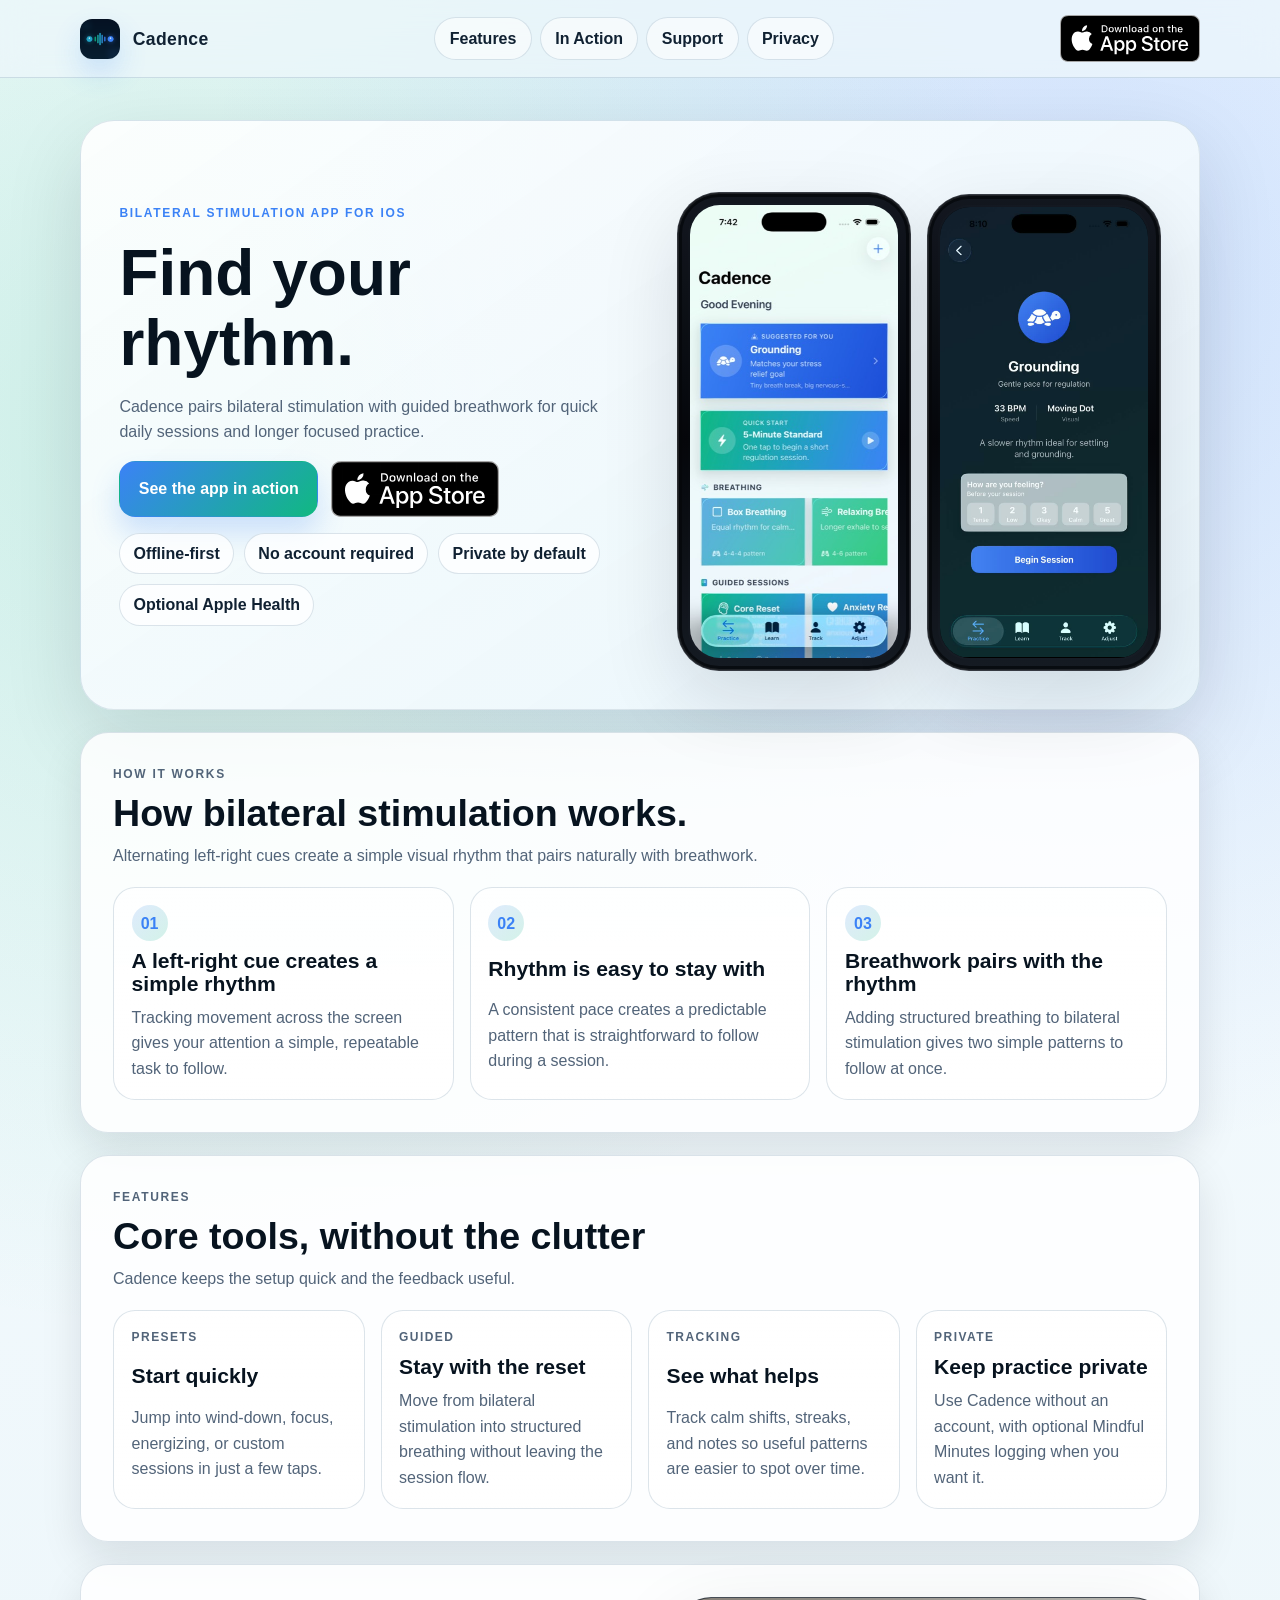
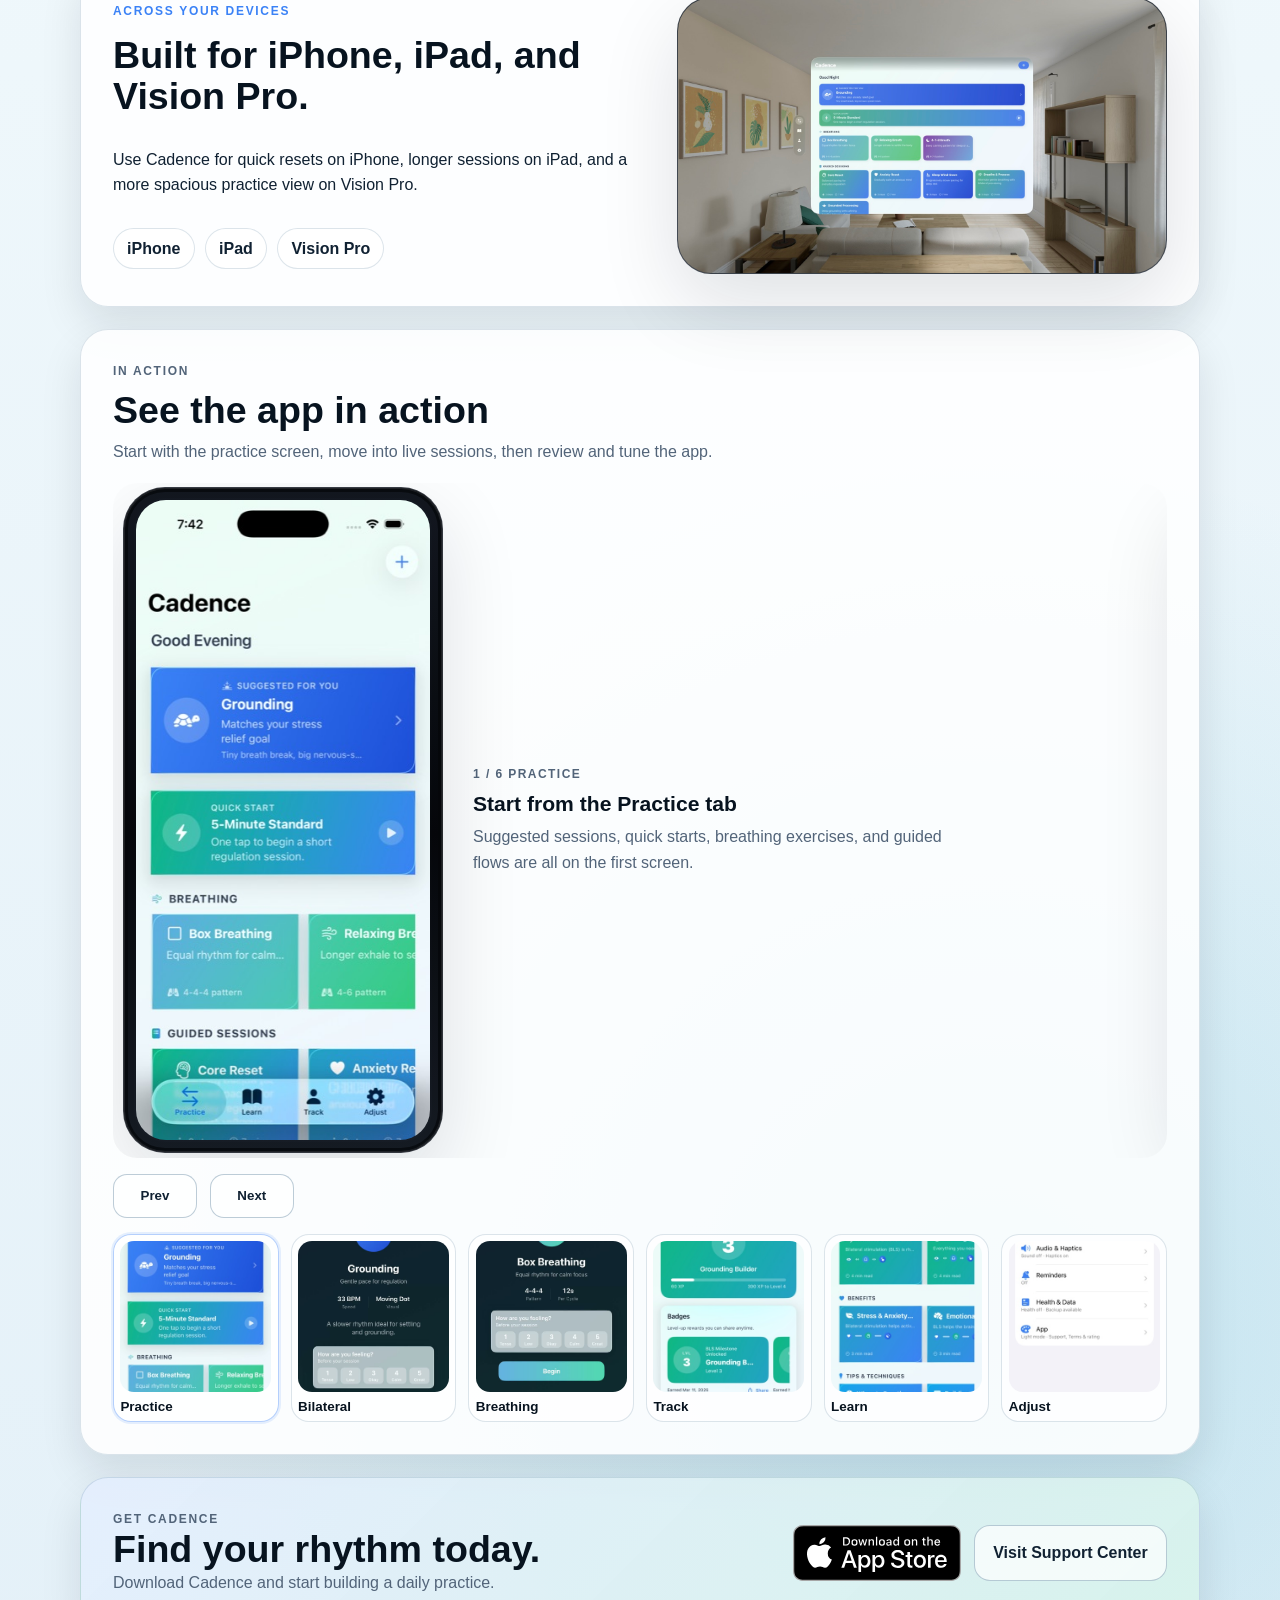
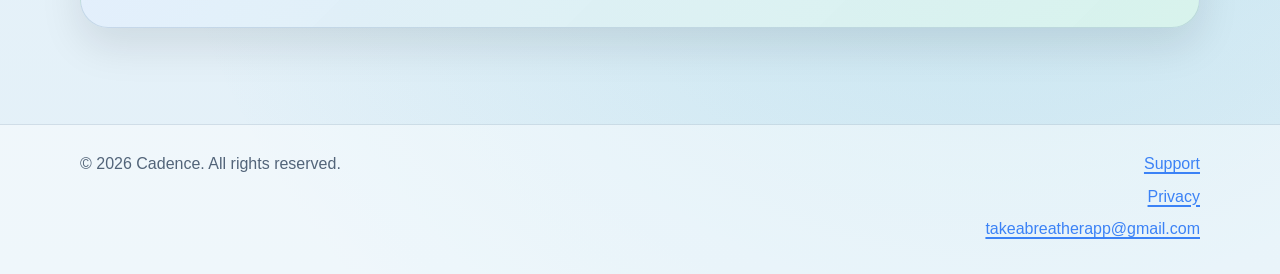
<file: docs/index.html>
<!doctype html>
<html lang="en">
  <head>
    <meta charset="utf-8" />
    <meta name="viewport" content="width=device-width, initial-scale=1" />
    <title>Cadence | Bilateral Stimulation App for iPhone, iPad, and Vision Pro</title>
    <meta
      name="description"
      content="Cadence pairs bilateral stimulation with guided breathwork for everyday sessions and daily practice on iPhone, iPad, and Vision Pro."
    />
    <link rel="canonical" href="https://paulgovan.github.io/Cadence/" />

    <link rel="icon" type="image/png" sizes="32x32" href="./assets/favicon-32.png" />
    <link rel="icon" type="image/png" sizes="16x16" href="./assets/favicon-16.png" />
    <link rel="apple-touch-icon" sizes="180x180" href="./assets/apple-touch-icon.png" />

    <meta property="og:type" content="website" />
    <meta property="og:title" content="Cadence | Bilateral Stimulation App for iPhone, iPad, and Vision Pro" />
    <meta
      property="og:description"
      content="Cadence pairs bilateral stimulation with guided breathwork for everyday resets and daily practice on iPhone, iPad, and Vision Pro."
    />
    <meta property="og:image" content="https://paulgovan.github.io/Cadence/assets/og-image.png" />
    <meta property="og:url" content="https://paulgovan.github.io/Cadence/" />
    <meta name="twitter:card" content="summary_large_image" />

    <link rel="stylesheet" href="./styles.css" />

    <script type="application/ld+json">
      {
        "@context": "https://schema.org",
        "@type": "SoftwareApplication",
        "name": "Cadence",
        "operatingSystem": "iOS, iPadOS, visionOS",
        "applicationCategory": "LifestyleApplication",
        "description": "Cadence pairs bilateral stimulation with guided breathwork for everyday sessions and daily practice on iPhone, iPad, and Vision Pro.",
        "url": "https://paulgovan.github.io/Cadence/",
        "image": "https://paulgovan.github.io/Cadence/assets/app-icon.png",
        "screenshot": "https://paulgovan.github.io/Cadence/assets/media/practice-iphone.jpg",
        "offers": {
          "@type": "Offer",
          "price": "0",
          "priceCurrency": "USD"
        }
      }
    </script>
  </head>
  <body>
    <div class="page-shell">
      <header class="site-header">
        <div class="container header-inner">
          <a class="brand-link" href="./index.html" aria-label="Cadence home">
            <img src="./assets/app-icon.png" alt="Cadence app icon" width="40" height="40" />
            <span>Cadence</span>
          </a>

          <nav class="nav-links" aria-label="Primary navigation">
            <a href="#features">Features</a>
            <a href="#media">In Action</a>
            <a href="./support.html">Support</a>
            <a href="./privacy.html">Privacy</a>
          </nav>

          <a class="app-store-badge header-cta" href="https://apps.apple.com/us/app/cadence-bilateral-stimulation/id6760571574" aria-label="Download Cadence on the App Store">
            <img
              src="./assets/app-store-badge.svg"
              alt="Download on the App Store"
              width="140"
              height="47"
              loading="eager"
              decoding="async"
            />
          </a>
        </div>
      </header>

      <main class="container">
        <section class="hero section">
          <div class="hero-copy">
            <p class="eyebrow">BILATERAL STIMULATION APP FOR IOS</p>
            <h1>Find your rhythm.</h1>
            <p class="lead">
              Cadence pairs bilateral stimulation with guided breathwork
              for quick daily sessions and longer focused practice.
            </p>

            <div class="action-row">
              <a class="button button-primary" href="#media">See the app in action</a>
              <a class="app-store-badge" href="https://apps.apple.com/us/app/cadence-bilateral-stimulation/id6760571574" aria-label="Download Cadence on the App Store">
                <img
                  src="./assets/app-store-badge.svg"
                  alt="Download on the App Store"
                  width="168"
                  height="56"
                  loading="eager"
                  decoding="async"
                />
              </a>
            </div>

            <ul class="tag-list" aria-label="Cadence highlights">
              <li>Offline-first</li>
              <li>No account required</li>
              <li>Private by default</li>
              <li>Optional Apple Health</li>
            </ul>
          </div>

          <div class="hero-stage" aria-label="Cadence interface preview">
            <div class="device-frame device-frame-phone hero-primary">
              <img
                src="./assets/media/practice-iphone.jpg"
                alt="Cadence practice tab with suggested session, breathing exercises, and guided sessions"
                width="760"
                height="1652"
                loading="eager"
                decoding="async"
              />
            </div>

            <div class="device-frame device-frame-phone hero-secondary">
              <video
                autoplay
                muted
                loop
                playsinline
                preload="metadata"
                poster="./assets/media/emdr-demo-poster.jpg"
                aria-label="Cadence bilateral session preview"
              >
                <source src="./assets/media/emdr-demo.mp4" type="video/mp4" />
              </video>
            </div>
          </div>
        </section>

        <section id="science" class="section section-panel">
          <div class="section-intro">
            <p class="eyebrow">How It Works</p>
            <h2>How bilateral stimulation works.</h2>
            <p>Alternating left-right cues create a simple visual rhythm that pairs naturally with breathwork.</p>
          </div>

          <div class="signal-grid">
            <article class="signal-card">
              <span class="signal-label">01</span>
              <h3>A left-right cue creates a simple rhythm</h3>
              <p>Tracking movement across the screen gives your attention a simple, repeatable task to follow.</p>
            </article>

            <article class="signal-card">
              <span class="signal-label">02</span>
              <h3>Rhythm is easy to stay with</h3>
              <p>A consistent pace creates a predictable pattern that is straightforward to follow during a session.</p>
            </article>

            <article class="signal-card">
              <span class="signal-label">03</span>
              <h3>Breathwork pairs with the rhythm</h3>
              <p>Adding structured breathing to bilateral stimulation gives two simple patterns to follow at once.</p>
            </article>
          </div>
        </section>

        <section id="features" class="section section-panel">
          <div class="section-intro">
            <p class="eyebrow">Features</p>
            <h2>Core tools, without the clutter</h2>
            <p>Cadence keeps the setup quick and the feedback useful.</p>
          </div>

          <div class="feature-grid feature-grid-compact">
            <article class="feature-card">
              <p class="feature-kicker">Presets</p>
              <h3>Start quickly</h3>
              <p>Jump into wind-down, focus, energizing, or custom sessions in just a few taps.</p>
            </article>

            <article class="feature-card">
              <p class="feature-kicker">Guided</p>
              <h3>Stay with the reset</h3>
              <p>Move from bilateral stimulation into structured breathing without leaving the session flow.</p>
            </article>

            <article class="feature-card">
              <p class="feature-kicker">Tracking</p>
              <h3>See what helps</h3>
              <p>Track calm shifts, streaks, and notes so useful patterns are easier to spot over time.</p>
            </article>

            <article class="feature-card">
              <p class="feature-kicker">Private</p>
              <h3>Keep practice private</h3>
              <p>Use Cadence without an account, with optional Mindful Minutes logging when you want it.</p>
            </article>
          </div>
        </section>

        <section class="section section-panel availability-section">
          <div class="availability-layout">
            <div class="availability-copy">
              <p class="eyebrow">Across Your Devices</p>
              <h2>Built for iPhone, iPad, and Vision Pro.</h2>
              <p>Use Cadence for quick resets on iPhone, longer sessions on iPad, and a more spacious practice view on Vision Pro.</p>

              <ul class="tag-list" aria-label="Supported platforms">
                <li>iPhone</li>
                <li>iPad</li>
                <li>Vision Pro</li>
              </ul>
            </div>

            <div class="availability-stage">
              <div class="device-frame availability-device">
                <img
                  src="./assets/media/practice-vision.jpg"
                  alt="Cadence practice screen on Apple Vision Pro"
                  width="1440"
                  height="810"
                  loading="lazy"
                  decoding="async"
                />
              </div>
            </div>
          </div>
        </section>

        <section id="media" class="section section-panel">
          <div class="section-intro">
            <p class="eyebrow">In Action</p>
            <h2>See the app in action</h2>
            <p>Start with the practice screen, move into live sessions, then review and tune the app.</p>
          </div>

          <div class="carousel-shell" data-carousel>
            <div class="carousel-viewport" tabindex="0" aria-label="Cadence media carousel">
              <div class="carousel-track" data-carousel-track>
                <article class="carousel-slide" data-thumb-label="Practice">
                  <div class="carousel-stage">
                    <div class="carousel-media">
                      <div class="device-frame device-frame-phone">
                        <img
                          src="./assets/media/practice-iphone.jpg"
                          alt="Cadence practice screen with suggested sessions, quick start, breathing exercises, and guided sessions"
                          width="760"
                          height="1652"
                          loading="lazy"
                          decoding="async"
                        />
                      </div>
                    </div>
                    <div class="carousel-copy">
                      <p class="feature-kicker">1 / 6 Practice</p>
                      <h3>Start from the Practice tab</h3>
                      <p>Suggested sessions, quick starts, breathing exercises, and guided flows are all on the first screen.</p>
                    </div>
                  </div>
                </article>

                <article class="carousel-slide" data-thumb-label="Bilateral">
                  <div class="carousel-stage">
                    <div class="carousel-media">
                      <div class="device-frame device-frame-phone">
                        <video muted loop playsinline preload="metadata" poster="./assets/media/emdr-demo-poster.jpg">
                          <source src="./assets/media/emdr-demo.mp4" type="video/mp4" />
                        </video>
                      </div>
                    </div>
                    <div class="carousel-copy">
                      <p class="feature-kicker">2 / 6 Bilateral session</p>
                      <h3>Follow a clean left-right cue</h3>
                      <p>Moving Dot, Light Bar, and Jet Stream keep the rhythm easy to track.</p>
                    </div>
                  </div>
                </article>

                <article class="carousel-slide" data-thumb-label="Breathing">
                  <div class="carousel-stage">
                    <div class="carousel-media">
                      <div class="device-frame device-frame-phone">
                        <video muted loop playsinline preload="metadata" poster="./assets/media/breathing-demo-poster.jpg">
                          <source src="./assets/media/breathing-demo.mp4" type="video/mp4" />
                        </video>
                      </div>
                    </div>
                    <div class="carousel-copy">
                      <p class="feature-kicker">3 / 6 Breathing</p>
                      <h3>Switch into paced breath work</h3>
                      <p>Use structured inhale, hold, and exhale timing when you want a steadier reset.</p>
                    </div>
                  </div>
                </article>

                <article class="carousel-slide" data-thumb-label="Track">
                  <div class="carousel-stage">
                    <div class="carousel-media">
                      <div class="device-frame device-frame-phone">
                        <img
                          src="./assets/media/track-iphone.jpg"
                          alt="Cadence track screen showing level progress, badges, and session stats"
                          width="760"
                          height="1652"
                          loading="lazy"
                          decoding="async"
                        />
                      </div>
                    </div>
                    <div class="carousel-copy">
                      <p class="feature-kicker">4 / 6 Track</p>
                      <h3>Review streaks and progress</h3>
                      <p>See levels, badges, session totals, and calm-shift history in one place.</p>
                    </div>
                  </div>
                </article>

                <article class="carousel-slide" data-thumb-label="Learn">
                  <div class="carousel-stage">
                    <div class="carousel-media">
                      <div class="device-frame device-frame-phone">
                        <img
                          src="./assets/media/learn-iphone.jpg"
                          alt="Cadence learn screen with articles grouped by basics, benefits, and techniques"
                          width="760"
                          height="1652"
                          loading="lazy"
                          decoding="async"
                        />
                      </div>
                    </div>
                    <div class="carousel-copy">
                      <p class="feature-kicker">5 / 6 Learn</p>
                      <h3>Keep the context close</h3>
                      <p>Read basics, benefits, science, and technique guidance without leaving the app.</p>
                    </div>
                  </div>
                </article>

                <article class="carousel-slide" data-thumb-label="Adjust">
                  <div class="carousel-stage">
                    <div class="carousel-media">
                      <div class="device-frame device-frame-phone">
                        <img
                          src="./assets/media/adjust-iphone.jpg"
                          alt="Cadence adjust screen with settings for session visuals, audio and haptics, reminders, and health data"
                          width="760"
                          height="1652"
                          loading="lazy"
                          decoding="async"
                        />
                      </div>
                    </div>
                    <div class="carousel-copy">
                      <p class="feature-kicker">6 / 6 Adjust</p>
                      <h3>Tune the app to your pace</h3>
                      <p>Change visuals, timing, audio, reminders, and Health settings in a few taps.</p>
                    </div>
                  </div>
                </article>
              </div>
            </div>

            <div class="carousel-controls">
              <div class="carousel-buttons">
                <button class="carousel-button" type="button" data-carousel-prev aria-label="Previous item">
                  Prev
                </button>
                <button class="carousel-button" type="button" data-carousel-next aria-label="Next item">
                  Next
                </button>
              </div>

              <div class="carousel-thumbs" data-carousel-thumbs aria-label="Carousel navigation"></div>
            </div>
          </div>
        </section>

        <section class="band section">
          <div>
            <p class="eyebrow">Get Cadence</p>
            <h2>Find your rhythm today.</h2>
            <p>Download Cadence and start building a daily practice.</p>
          </div>

          <div class="band-actions">
            <a class="app-store-badge" href="https://apps.apple.com/us/app/cadence-bilateral-stimulation/id6760571574" aria-label="Download Cadence on the App Store">
              <img
                src="./assets/app-store-badge.svg"
                alt="Download on the App Store"
                width="168"
                height="56"
                loading="lazy"
                decoding="async"
              />
            </a>
            <a class="button button-secondary" href="./support.html">Visit Support Center</a>
          </div>
        </section>
      </main>

      <footer class="site-footer">
        <div class="container footer-inner">
          <div>
            <p>&copy; 2026 Cadence. All rights reserved.</p>
          </div>

          <div class="footer-links">
            <a href="./support.html">Support</a>
            <a href="./privacy.html">Privacy</a>
            <a href="mailto:takeabreatherapp@gmail.com">takeabreatherapp@gmail.com</a>
          </div>
        </div>
      </footer>
    </div>

    <script>
      (function () {
        var carousels = document.querySelectorAll("[data-carousel]");

        carousels.forEach(function (root) {
          var viewport = root.querySelector(".carousel-viewport");
          var track = root.querySelector("[data-carousel-track]");
          var slides = Array.from(root.querySelectorAll(".carousel-slide"));
          var thumbsContainer = root.querySelector("[data-carousel-thumbs]");
          var prevButton = root.querySelector("[data-carousel-prev]");
          var nextButton = root.querySelector("[data-carousel-next]");
          var index = 0;

          if (!track || !slides.length || !thumbsContainer || !prevButton || !nextButton) {
            return;
          }

          slides.forEach(function (slide, slideIndex) {
            var thumb = document.createElement("button");
            var visual = slide.querySelector("img, video");
            var src = "";
            var label = slide.getAttribute("data-thumb-label") || "Item " + (slideIndex + 1);

            if (visual) {
              src = visual.tagName === "VIDEO" ? visual.getAttribute("poster") || "" : visual.getAttribute("src") || "";
            }

            thumb.type = "button";
            thumb.className = "carousel-thumb";
            thumb.setAttribute("aria-label", "Go to " + label);
            thumb.innerHTML =
              '<span class="carousel-thumb-media">' +
              (src ? '<img src="' + src + '" alt="" loading="lazy" decoding="async" />' : "") +
              "</span>" +
              '<span class="carousel-thumb-label">' + label + "</span>";
            thumb.addEventListener("click", function () {
              update(slideIndex);
            });
            thumbsContainer.appendChild(thumb);
          });

          var thumbs = Array.from(thumbsContainer.querySelectorAll(".carousel-thumb"));

          function syncVideos(activeIndex) {
            slides.forEach(function (slide, slideIndex) {
              slide.setAttribute("aria-hidden", slideIndex === activeIndex ? "false" : "true");

              slide.querySelectorAll("video").forEach(function (video) {
                video.pause();
                if (slideIndex !== activeIndex) {
                  video.currentTime = 0;
                }
              });
            });

            slides[activeIndex].querySelectorAll("video").forEach(function (video) {
              var playAttempt = video.play();
              if (playAttempt && typeof playAttempt.catch === "function") {
                playAttempt.catch(function () {});
              }
            });
          }

          function syncThumbScroll(activeIndex, behavior) {
            var activeThumb = thumbs[activeIndex];

            if (!activeThumb || typeof thumbsContainer.scrollTo !== "function") {
              return;
            }

            var targetLeft = activeThumb.offsetLeft - (thumbsContainer.clientWidth - activeThumb.clientWidth) / 2;
            thumbsContainer.scrollTo({
              left: Math.max(0, targetLeft),
              behavior: behavior || "auto"
            });
          }

          function update(nextIndex, thumbBehavior) {
            index = (nextIndex + slides.length) % slides.length;
            track.style.transform = "translateX(-" + index * 100 + "%)";

            thumbs.forEach(function (thumb, thumbIndex) {
              var active = thumbIndex === index;
              thumb.classList.toggle("is-active", active);
              thumb.setAttribute("aria-current", active ? "true" : "false");
            });

            syncThumbScroll(index, thumbBehavior);
            syncVideos(index);
          }

          prevButton.addEventListener("click", function () {
            update(index - 1, "smooth");
          });

          nextButton.addEventListener("click", function () {
            update(index + 1, "smooth");
          });

          viewport.addEventListener("keydown", function (event) {
            if (event.key === "ArrowLeft") {
              event.preventDefault();
              update(index - 1, "smooth");
            }

            if (event.key === "ArrowRight") {
              event.preventDefault();
              update(index + 1, "smooth");
            }
          });

          update(0, "auto");
        });
      })();
    </script>
  </body>
</html>
</file>
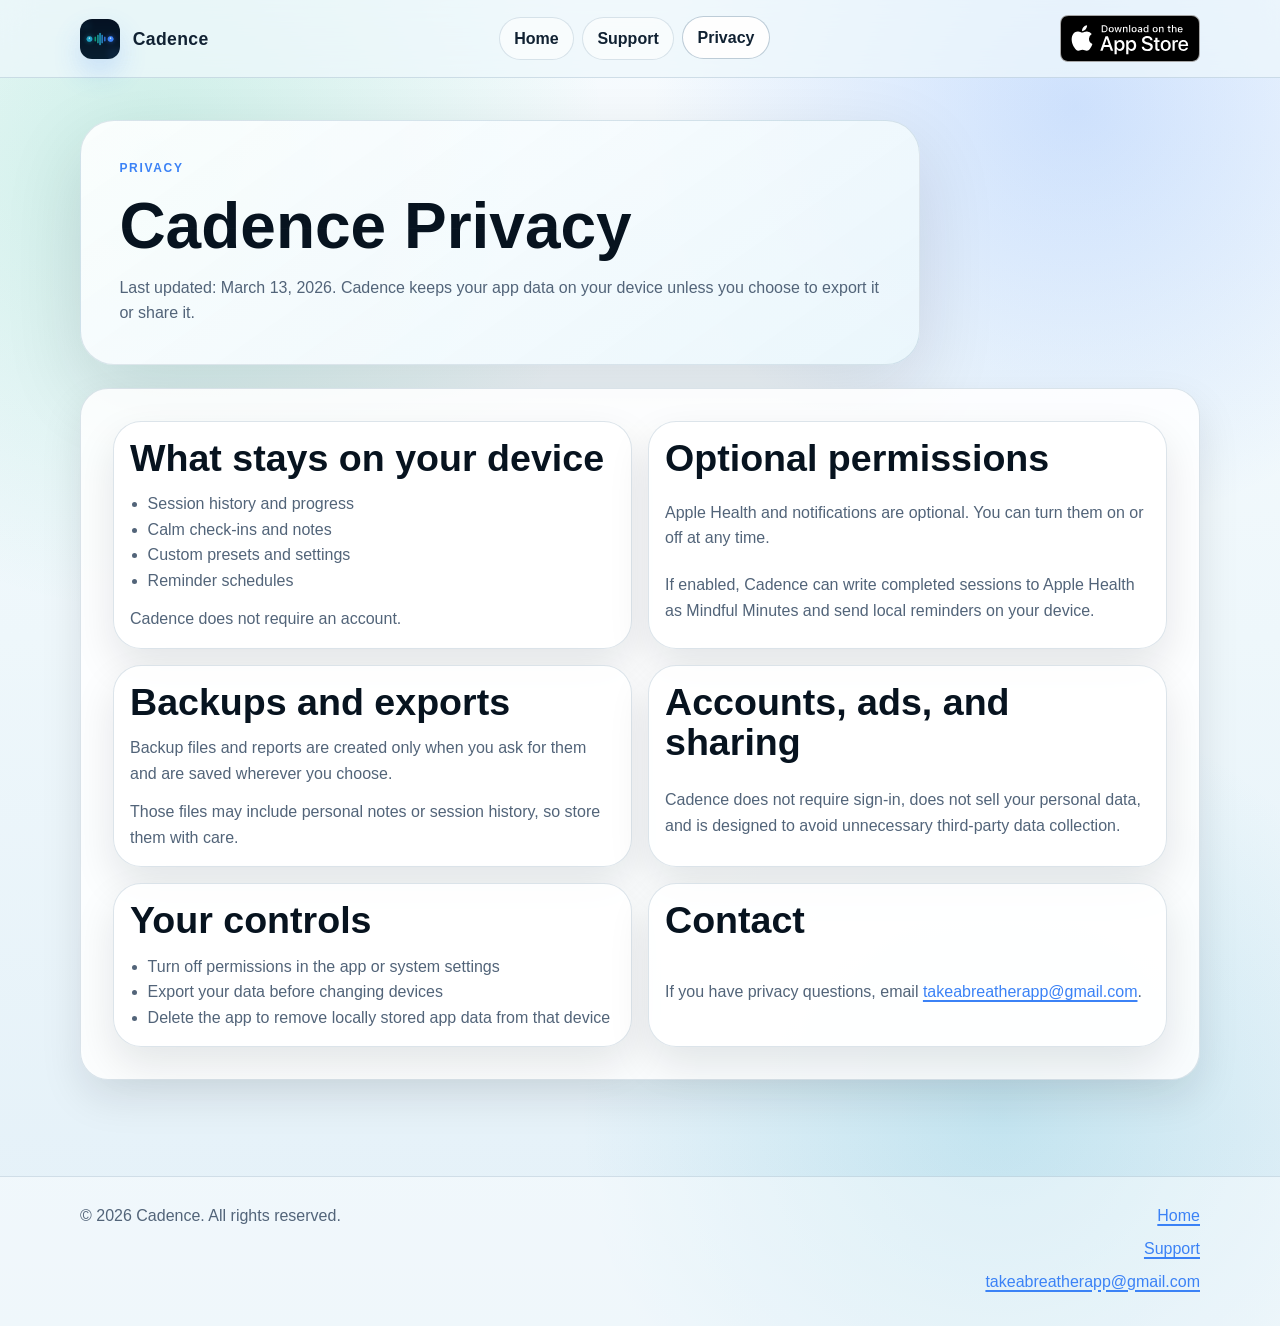
<file: docs/privacy.html>
<!doctype html>
<html lang="en">
  <head>
    <meta charset="utf-8" />
    <meta name="viewport" content="width=device-width, initial-scale=1" />
    <title>Cadence Privacy</title>
    <meta
      name="description"
      content="Privacy details for Cadence, the bilateral stimulation and guided breathwork app for iPhone, iPad, and Vision Pro."
    />
    <link rel="canonical" href="https://paulgovan.github.io/Cadence/privacy.html" />
    <link rel="icon" type="image/png" sizes="32x32" href="./assets/favicon-32.png" />
    <link rel="icon" type="image/png" sizes="16x16" href="./assets/favicon-16.png" />
    <link rel="apple-touch-icon" sizes="180x180" href="./assets/apple-touch-icon.png" />
    <link rel="stylesheet" href="./styles.css" />
  </head>
  <body>
    <div class="page-shell">
      <header class="site-header">
        <div class="container header-inner">
          <a class="brand-link" href="./index.html" aria-label="Cadence home">
            <img src="./assets/app-icon.png" alt="Cadence app icon" width="40" height="40" />
            <span>Cadence</span>
          </a>

          <nav class="nav-links" aria-label="Primary navigation">
            <a href="./index.html">Home</a>
            <a href="./support.html">Support</a>
            <a aria-current="page" href="./privacy.html">Privacy</a>
          </nav>

          <a class="app-store-badge header-cta" href="https://apps.apple.com/us/app/cadence-bilateral-stimulation/id6760571574" aria-label="Download Cadence on the App Store">
            <img
              src="./assets/app-store-badge.svg"
              alt="Download on the App Store"
              width="140"
              height="47"
              loading="eager"
              decoding="async"
            />
          </a>
        </div>
      </header>

      <main class="container">
        <section class="page-hero page-hero-compact section">
          <p class="eyebrow">Privacy</p>
          <h1>Cadence Privacy</h1>
          <p class="lead">Last updated: March 13, 2026. Cadence keeps your app data on your device unless you choose to export it or share it.</p>
        </section>

        <section class="section section-panel">
          <div class="legal-grid">
            <article class="legal-card">
              <h2>What stays on your device</h2>
              <ul>
                <li>Session history and progress</li>
                <li>Calm check-ins and notes</li>
                <li>Custom presets and settings</li>
                <li>Reminder schedules</li>
              </ul>
              <p>Cadence does not require an account.</p>
            </article>

            <article class="legal-card">
              <h2>Optional permissions</h2>
              <p>Apple Health and notifications are optional. You can turn them on or off at any time.</p>
              <p>If enabled, Cadence can write completed sessions to Apple Health as Mindful Minutes and send local reminders on your device.</p>
            </article>

            <article class="legal-card">
              <h2>Backups and exports</h2>
              <p>Backup files and reports are created only when you ask for them and are saved wherever you choose.</p>
              <p>Those files may include personal notes or session history, so store them with care.</p>
            </article>

            <article class="legal-card">
              <h2>Accounts, ads, and sharing</h2>
              <p>Cadence does not require sign-in, does not sell your personal data, and is designed to avoid unnecessary third-party data collection.</p>
            </article>

            <article class="legal-card">
              <h2>Your controls</h2>
              <ul>
                <li>Turn off permissions in the app or system settings</li>
                <li>Export your data before changing devices</li>
                <li>Delete the app to remove locally stored app data from that device</li>
              </ul>
            </article>

            <article class="legal-card">
              <h2>Contact</h2>
              <p>If you have privacy questions, email <a href="mailto:takeabreatherapp@gmail.com">takeabreatherapp@gmail.com</a>.</p>
            </article>
          </div>
        </section>
      </main>

      <footer class="site-footer">
        <div class="container footer-inner">
          <div>
            <p>&copy; 2026 Cadence. All rights reserved.</p>
          </div>

          <div class="footer-links">
            <a href="./index.html">Home</a>
            <a href="./support.html">Support</a>
            <a href="mailto:takeabreatherapp@gmail.com">takeabreatherapp@gmail.com</a>
          </div>
        </div>
      </footer>
    </div>
  </body>
</html>
</file>
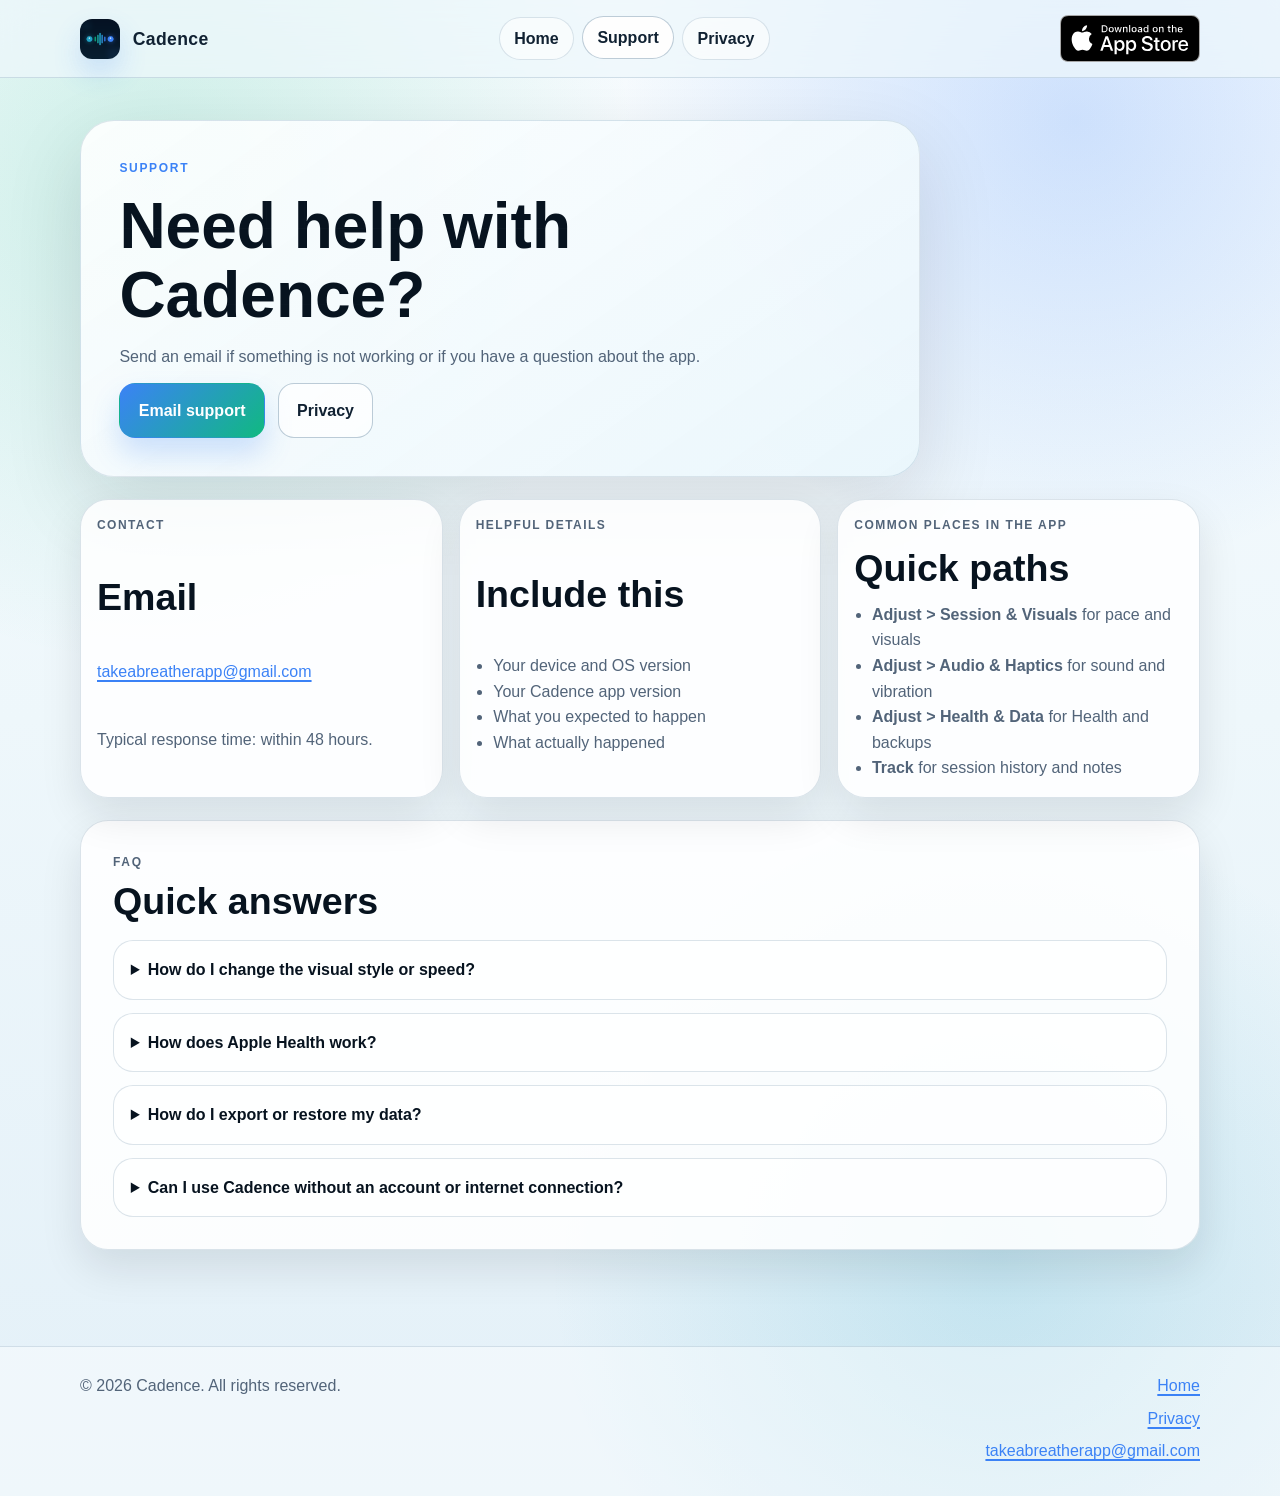
<file: docs/support.html>
<!doctype html>
<html lang="en">
  <head>
    <meta charset="utf-8" />
    <meta name="viewport" content="width=device-width, initial-scale=1" />
    <title>Cadence Support Center</title>
    <meta
      name="description"
      content="Support center for Cadence, the bilateral stimulation and guided breathwork app for iPhone, iPad, and Vision Pro."
    />
    <link rel="canonical" href="https://paulgovan.github.io/Cadence/support.html" />
    <link rel="icon" type="image/png" sizes="32x32" href="./assets/favicon-32.png" />
    <link rel="icon" type="image/png" sizes="16x16" href="./assets/favicon-16.png" />
    <link rel="apple-touch-icon" sizes="180x180" href="./assets/apple-touch-icon.png" />
    <link rel="stylesheet" href="./styles.css" />
  </head>
  <body>
    <div class="page-shell">
      <header class="site-header">
        <div class="container header-inner">
          <a class="brand-link" href="./index.html" aria-label="Cadence home">
            <img src="./assets/app-icon.png" alt="Cadence app icon" width="40" height="40" />
            <span>Cadence</span>
          </a>

          <nav class="nav-links" aria-label="Primary navigation">
            <a href="./index.html">Home</a>
            <a aria-current="page" href="./support.html">Support</a>
            <a href="./privacy.html">Privacy</a>
          </nav>

          <a class="app-store-badge header-cta" href="https://apps.apple.com/us/app/cadence-bilateral-stimulation/id6760571574" aria-label="Download Cadence on the App Store">
            <img
              src="./assets/app-store-badge.svg"
              alt="Download on the App Store"
              width="140"
              height="47"
              loading="eager"
              decoding="async"
            />
          </a>
        </div>
      </header>

      <main class="container">
        <section class="page-hero page-hero-compact section">
          <p class="eyebrow">Support</p>
          <h1>Need help with Cadence?</h1>
          <p class="lead">Send an email if something is not working or if you have a question about the app.</p>

          <div class="action-row">
            <a class="button button-primary" href="mailto:takeabreatherapp@gmail.com">Email support</a>
            <a class="button button-secondary" href="./privacy.html">Privacy</a>
          </div>
        </section>

        <section class="section support-layout">
          <article class="stack-card">
            <p class="feature-kicker">Contact</p>
            <h2>Email</h2>
            <p><a href="mailto:takeabreatherapp@gmail.com">takeabreatherapp@gmail.com</a></p>
            <p>Typical response time: within 48 hours.</p>
          </article>

          <article class="stack-card">
            <p class="feature-kicker">Helpful details</p>
            <h2>Include this</h2>
            <ul>
              <li>Your device and OS version</li>
              <li>Your Cadence app version</li>
              <li>What you expected to happen</li>
              <li>What actually happened</li>
            </ul>
          </article>

          <article class="stack-card">
            <p class="feature-kicker">Common places in the app</p>
            <h2>Quick paths</h2>
            <ul>
              <li><strong>Adjust &gt; Session &amp; Visuals</strong> for pace and visuals</li>
              <li><strong>Adjust &gt; Audio &amp; Haptics</strong> for sound and vibration</li>
              <li><strong>Adjust &gt; Health &amp; Data</strong> for Health and backups</li>
              <li><strong>Track</strong> for session history and notes</li>
            </ul>
          </article>
        </section>

        <section class="section section-panel">
          <div class="section-intro">
            <p class="eyebrow">FAQ</p>
            <h2>Quick answers</h2>
          </div>

          <div class="faq-grid">
            <details>
              <summary>How do I change the visual style or speed?</summary>
              <p>Open <strong>Adjust &gt; Session &amp; Visuals</strong> to change the cue, pacing speed, and related settings.</p>
            </details>

            <details>
              <summary>How does Apple Health work?</summary>
              <p>Enable Health in <strong>Adjust &gt; Health &amp; Data</strong>. Cadence can write completed sessions as Mindful Minutes.</p>
            </details>

            <details>
              <summary>How do I export or restore my data?</summary>
              <p>Open <strong>Adjust &gt; Health &amp; Data</strong> and use <strong>Export Backup</strong> or <strong>Import Backup</strong>.</p>
            </details>

            <details>
              <summary>Can I use Cadence without an account or internet connection?</summary>
              <p>Yes. Cadence does not require an account, and the core app works offline.</p>
            </details>
          </div>
        </section>
      </main>

      <footer class="site-footer">
        <div class="container footer-inner">
          <div>
            <p>&copy; 2026 Cadence. All rights reserved.</p>
          </div>

          <div class="footer-links">
            <a href="./index.html">Home</a>
            <a href="./privacy.html">Privacy</a>
            <a href="mailto:takeabreatherapp@gmail.com">takeabreatherapp@gmail.com</a>
          </div>
        </div>
      </footer>
    </div>
  </body>
</html>
</file>
<file: docs/styles.css>
:root {
  --font-heading:
    -apple-system, BlinkMacSystemFont, "SF Pro Display", "Avenir Next", "Segoe UI", sans-serif;
  --font-body:
    -apple-system, BlinkMacSystemFont, "SF Pro Text", "Avenir Next", "Segoe UI", sans-serif;

  --bg: #eef7fb;
  --bg-soft: #f8fcff;
  --surface: rgba(255, 255, 255, 0.86);
  --surface-strong: #ffffff;
  --surface-ink: #07131f;
  --ink: #102132;
  --muted: #526479;
  --line: rgba(38, 88, 122, 0.16);
  --line-strong: rgba(38, 88, 122, 0.3);

  --brand-blue: #3b82f6;
  --brand-teal: #22a2c4;
  --brand-emerald: #10b981;

  --shadow-lg: 0 28px 80px rgba(7, 19, 31, 0.12);
  --shadow-md: 0 18px 42px rgba(7, 19, 31, 0.1);
  --shadow-sm: 0 10px 24px rgba(7, 19, 31, 0.08);
  --focus: rgba(59, 130, 246, 0.35);
}

@media (prefers-color-scheme: dark) {
  :root {
    --bg: #04111d;
    --bg-soft: #091a2a;
    --surface: rgba(9, 26, 42, 0.84);
    --surface-strong: rgba(12, 30, 48, 0.96);
    --surface-ink: #e7f6ff;
    --ink: #e7f6ff;
    --muted: #9eb5c7;
    --line: rgba(102, 157, 204, 0.18);
    --line-strong: rgba(102, 157, 204, 0.32);
    --shadow-lg: 0 28px 80px rgba(0, 0, 0, 0.28);
    --shadow-md: 0 18px 42px rgba(0, 0, 0, 0.24);
    --shadow-sm: 0 10px 24px rgba(0, 0, 0, 0.22);
    --focus: rgba(96, 165, 250, 0.44);
  }
}

* {
  box-sizing: border-box;
}

html,
body {
  margin: 0;
  min-height: 100%;
}

body {
  font-family: var(--font-body);
  color: var(--ink);
  line-height: 1.6;
  background:
    radial-gradient(circle at 12% 12%, rgba(16, 185, 129, 0.18), transparent 28%),
    radial-gradient(circle at 84% 8%, rgba(59, 130, 246, 0.22), transparent 26%),
    radial-gradient(circle at 78% 84%, rgba(34, 162, 196, 0.18), transparent 28%),
    linear-gradient(180deg, var(--bg-soft) 0%, var(--bg) 48%, #e3f0f8 100%);
}

body::before {
  content: "";
  position: fixed;
  inset: 0;
  pointer-events: none;
  background-image:
    linear-gradient(rgba(255, 255, 255, 0.18) 1px, transparent 1px),
    linear-gradient(90deg, rgba(255, 255, 255, 0.14) 1px, transparent 1px);
  background-size: 38px 38px;
  -webkit-mask-image: linear-gradient(180deg, rgba(0, 0, 0, 0.32), transparent 72%);
  mask-image: linear-gradient(180deg, rgba(0, 0, 0, 0.32), transparent 72%);
  opacity: 0.42;
}

img,
video {
  display: block;
  max-width: 100%;
}

a {
  color: var(--brand-blue);
  text-decoration-thickness: 2px;
  text-underline-offset: 0.16em;
}

a:hover {
  color: var(--brand-emerald);
}

a:focus-visible,
button:focus-visible,
summary:focus-visible {
  outline: 3px solid var(--focus);
  outline-offset: 3px;
}

.page-shell {
  overflow-x: hidden;
}

.container {
  width: min(1120px, calc(100% - 2rem));
  margin: 0 auto;
}

.site-header {
  position: sticky;
  top: 0;
  z-index: 40;
  -webkit-backdrop-filter: blur(16px);
  backdrop-filter: blur(16px);
  background: rgba(238, 247, 251, 0.72);
  border-bottom: 1px solid var(--line);
}

@media (prefers-color-scheme: dark) {
  .site-header {
    background: rgba(4, 17, 29, 0.72);
  }
}

.header-inner {
  display: flex;
  align-items: center;
  justify-content: space-between;
  gap: 1rem;
  padding: 0.95rem 0;
}

.brand-link {
  display: inline-flex;
  align-items: center;
  gap: 0.8rem;
  color: var(--ink);
  font-family: var(--font-heading);
  font-size: 1.1rem;
  font-weight: 700;
  letter-spacing: 0.02em;
  text-decoration: none;
}

.brand-link img {
  width: 40px;
  height: 40px;
  border-radius: 12px;
  box-shadow: 0 14px 28px rgba(59, 130, 246, 0.2);
}

.nav-links {
  display: flex;
  align-items: center;
  justify-content: center;
  flex-wrap: wrap;
  gap: 0.5rem;
}

.nav-links a {
  padding: 0.5rem 0.9rem;
  border: 1px solid var(--line);
  border-radius: 999px;
  color: var(--ink);
  text-decoration: none;
  font-weight: 600;
  background: rgba(255, 255, 255, 0.56);
  transition: transform 0.2s ease, border-color 0.2s ease, background 0.2s ease;
}

.nav-links a:hover,
.nav-links a[aria-current="page"] {
  transform: translateY(-1px);
  border-color: var(--line-strong);
  background: rgba(255, 255, 255, 0.92);
}

@media (prefers-color-scheme: dark) {
  .nav-links a {
    background: rgba(9, 26, 42, 0.72);
  }

  .nav-links a:hover,
  .nav-links a[aria-current="page"] {
    background: rgba(12, 30, 48, 0.96);
  }
}

.header-cta {
  white-space: nowrap;
}

main {
  padding: 1.2rem 0 4rem;
}

.section {
  margin-top: 1.4rem;
}

.section-panel,
.stack-card,
.legal-card,
.band {
  border: 1px solid var(--line);
  border-radius: 28px;
  background: var(--surface);
  box-shadow: var(--shadow-md);
}

.section-panel {
  padding: clamp(1.3rem, 2.8vw, 2rem);
}

.page-hero,
.hero {
  border-radius: 34px;
  padding: clamp(1.4rem, 3vw, 2.4rem);
  background:
    linear-gradient(145deg, rgba(255, 255, 255, 0.88) 0%, rgba(234, 246, 252, 0.94) 100%);
  border: 1px solid rgba(38, 88, 122, 0.14);
  box-shadow: var(--shadow-lg);
}

@media (prefers-color-scheme: dark) {
  .page-hero,
  .hero {
    background:
      linear-gradient(145deg, rgba(9, 26, 42, 0.92) 0%, rgba(12, 30, 48, 0.96) 100%);
  }
}

.hero {
  display: grid;
  grid-template-columns: minmax(0, 1fr) minmax(320px, 0.95fr);
  gap: clamp(1.5rem, 4vw, 3rem);
  align-items: center;
}

.hero-copy {
  display: grid;
  gap: 1rem;
}

.eyebrow,
.feature-kicker {
  margin: 0;
  text-transform: uppercase;
  letter-spacing: 0.14em;
  font-size: 0.75rem;
  font-weight: 700;
  color: var(--brand-blue);
}

.feature-kicker {
  letter-spacing: 0.12em;
}

h1,
h2,
h3,
strong {
  font-family: var(--font-heading);
}

h1,
h2,
h3 {
  margin: 0;
  line-height: 1.08;
  color: var(--surface-ink);
}

h1 {
  font-size: clamp(2.3rem, 5vw, 4.1rem);
}

h2 {
  font-size: clamp(1.5rem, 3vw, 2.35rem);
}

h3 {
  font-size: clamp(1.05rem, 2.4vw, 1.32rem);
}

.lead,
.micro-copy,
.section-intro p,
.feature-card p,
.signal-card p,
.carousel-copy p,
.stack-card p,
.stack-card li,
.legal-card p,
.legal-card li,
.band p,
.site-footer p,
.faq-grid p {
  margin: 0;
  color: var(--muted);
}

.action-row,
.band-actions,
.carousel-buttons {
  display: flex;
  flex-wrap: wrap;
  gap: 0.8rem;
}

.button {
  display: inline-flex;
  align-items: center;
  justify-content: center;
  min-height: 48px;
  padding: 0.85rem 1.15rem;
  border-radius: 16px;
  border: 1px solid transparent;
  font-weight: 700;
  text-decoration: none;
  transition: transform 0.22s ease, box-shadow 0.22s ease, border-color 0.22s ease;
}

.button:hover {
  transform: translateY(-1px);
}

.button-primary {
  color: #ffffff;
  background: linear-gradient(135deg, var(--brand-blue) 0%, var(--brand-emerald) 100%);
  box-shadow: 0 16px 28px rgba(59, 130, 246, 0.22);
}

.button-primary:hover {
  color: #ffffff;
}

.button-secondary {
  color: var(--ink);
  border-color: var(--line-strong);
  background: rgba(255, 255, 255, 0.7);
}

.button-text {
  color: var(--brand-blue);
  background: transparent;
}

.app-store-badge {
  display: inline-flex;
  align-items: center;
  justify-content: center;
  line-height: 0;
  text-decoration: none;
  transition: transform 0.22s ease, opacity 0.22s ease;
}

.app-store-badge:hover {
  color: inherit;
  opacity: 0.88;
  transform: translateY(-1px);
}

.app-store-badge img {
  display: block;
  width: 168px;
  height: auto;
}

.header-cta.app-store-badge img {
  width: 140px;
}

@media (prefers-color-scheme: dark) {
  .button-secondary {
    background: rgba(12, 30, 48, 0.9);
  }
}

.tag-list {
  display: flex;
  flex-wrap: wrap;
  gap: 0.65rem;
  list-style: none;
  padding: 0;
  margin: 0;
}

.tag-list li {
  padding: 0.42rem 0.82rem;
  border-radius: 999px;
  border: 1px solid var(--line);
  background: rgba(255, 255, 255, 0.76);
  font-weight: 600;
  color: var(--ink);
}

@media (prefers-color-scheme: dark) {
  .tag-list li {
    background: rgba(12, 30, 48, 0.9);
  }
}

.hero-stage {
  display: grid;
  grid-template-columns: repeat(2, minmax(0, 1fr));
  gap: 1rem;
  align-items: end;
}

.hero-note {
  grid-column: 1 / -1;
  margin: 0;
  padding: 0.95rem 1rem;
  border-radius: 20px;
  border: 1px solid var(--line);
  background: rgba(255, 255, 255, 0.7);
  font-weight: 600;
  color: var(--surface-ink);
  box-shadow: var(--shadow-sm);
}

@media (prefers-color-scheme: dark) {
  .hero-note {
    background: rgba(12, 30, 48, 0.88);
  }
}

.device-frame {
  position: relative;
  overflow: hidden;
  border-radius: 34px;
  background: linear-gradient(180deg, #09111a 0%, #18202c 100%);
  border: 1px solid rgba(255, 255, 255, 0.2);
  box-shadow:
    var(--shadow-lg),
    0 0 0 1px rgba(255, 255, 255, 0.05) inset;
}

.device-frame img,
.device-frame video {
  width: 100%;
  height: auto;
}

.device-frame-phone {
  width: 100%;
  max-width: 320px;
  padding: 12px;
  border-radius: 42px;
  background: linear-gradient(180deg, #141922 0%, #05070b 52%, #171d26 100%);
  border-color: rgba(255, 255, 255, 0.14);
  box-shadow:
    var(--shadow-lg),
    0 0 0 1px rgba(255, 255, 255, 0.05) inset,
    0 0 0 4px rgba(5, 7, 11, 0.72) inset;
}

.device-frame-phone::after {
  content: "";
  position: absolute;
  inset: 0;
  border-radius: inherit;
  box-shadow:
    inset 0 0 0 1px rgba(255, 255, 255, 0.05),
    inset 0 0 0 10px rgba(0, 0, 0, 0.08);
  pointer-events: none;
}

.device-frame-phone > * {
  position: relative;
  z-index: 1;
}

.device-frame-phone img,
.device-frame-phone video {
  border-radius: 30px;
  background: #000000;
}

.hero-primary {
  justify-self: end;
}

.hero-secondary {
  justify-self: start;
  margin-top: 2.2rem;
}

.section-intro {
  display: grid;
  gap: 0.55rem;
  margin-bottom: 1.15rem;
}

.signal-grid,
.feature-grid,
.support-layout,
.legal-grid {
  display: grid;
  gap: 1rem;
}

.signal-grid {
  grid-template-columns: repeat(3, minmax(0, 1fr));
}

.signal-card,
.feature-card {
  padding: 1.1rem;
  border-radius: 22px;
  border: 1px solid var(--line);
  background: linear-gradient(180deg, rgba(255, 255, 255, 0.72), rgba(255, 255, 255, 0.94));
  display: grid;
  gap: 0.55rem;
}

@media (prefers-color-scheme: dark) {
  .signal-card,
  .feature-card {
    background: linear-gradient(180deg, rgba(9, 26, 42, 0.82), rgba(12, 30, 48, 0.96));
  }
}

.signal-label {
  display: inline-flex;
  width: 2.25rem;
  height: 2.25rem;
  align-items: center;
  justify-content: center;
  border-radius: 999px;
  background: linear-gradient(135deg, rgba(59, 130, 246, 0.16), rgba(16, 185, 129, 0.18));
  color: var(--brand-blue);
  font-weight: 700;
}

.feature-grid {
  grid-template-columns: repeat(3, minmax(0, 1fr));
}

.feature-grid-compact {
  grid-template-columns: repeat(4, minmax(0, 1fr));
}

.availability-layout {
  display: grid;
  grid-template-columns: minmax(0, 1fr) minmax(320px, 0.9fr);
  gap: 1.25rem;
  align-items: center;
}

.availability-copy {
  display: grid;
  gap: 0.9rem;
}

.availability-stage {
  display: flex;
  justify-content: center;
}

.availability-device {
  width: min(100%, 520px);
}

.availability-device img {
  width: 100%;
  aspect-ratio: 16 / 9;
  object-fit: cover;
}

.carousel-shell {
  display: grid;
  gap: 1rem;
}

.carousel-viewport {
  overflow: hidden;
  border-radius: 24px;
}

.carousel-track {
  display: flex;
  transition: transform 0.35s ease;
  will-change: transform;
}

.carousel-slide {
  min-width: 100%;
}

.carousel-stage {
  display: grid;
  grid-template-columns: minmax(260px, 340px) minmax(0, 1fr);
  gap: 1.25rem;
  align-items: center;
}

.carousel-media {
  display: flex;
  justify-content: center;
  padding: 0.25rem 0;
}

.carousel-copy {
  display: grid;
  gap: 0.55rem;
  max-width: 31rem;
}

.carousel-controls {
  display: flex;
  align-items: center;
  justify-content: space-between;
  gap: 1rem;
  flex-wrap: wrap;
}

.carousel-button {
  min-width: 84px;
  min-height: 44px;
  padding: 0.72rem 1rem;
  border-radius: 14px;
  border: 1px solid var(--line-strong);
  background: rgba(255, 255, 255, 0.7);
  color: var(--ink);
  font-family: var(--font-heading);
  font-weight: 700;
  cursor: pointer;
}

@media (prefers-color-scheme: dark) {
  .carousel-button {
    background: rgba(12, 30, 48, 0.9);
  }
}

.carousel-thumbs {
  display: grid;
  grid-template-columns: repeat(6, minmax(0, 1fr));
  gap: 0.75rem;
  width: 100%;
}

.carousel-thumb {
  display: grid;
  gap: 0.45rem;
  padding: 0.4rem;
  border: 1px solid var(--line);
  border-radius: 18px;
  background: rgba(255, 255, 255, 0.72);
  text-align: left;
  cursor: pointer;
  transition: transform 0.2s ease, border-color 0.2s ease, box-shadow 0.2s ease;
}

.carousel-thumb:hover {
  transform: translateY(-1px);
}

.carousel-thumb-media {
  display: block;
  overflow: hidden;
  border-radius: 14px;
  background: rgba(7, 19, 31, 0.08);
  aspect-ratio: 1 / 1;
}

.carousel-thumb-media img {
  width: 100%;
  height: 100%;
  object-fit: cover;
}

.carousel-thumb-label {
  font-family: var(--font-heading);
  font-size: 0.84rem;
  font-weight: 700;
  color: var(--surface-ink);
}

.carousel-thumb.is-active {
  border-color: rgba(59, 130, 246, 0.38);
  box-shadow: 0 0 0 2px rgba(59, 130, 246, 0.12);
}

@media (prefers-color-scheme: dark) {
  .carousel-thumb {
    background: rgba(12, 30, 48, 0.9);
  }
}

.page-hero-compact {
  display: grid;
  gap: 0.85rem;
  max-width: 840px;
}

.support-layout {
  grid-template-columns: repeat(3, minmax(0, 1fr));
}

.stack-card,
.legal-card {
  padding: 1rem;
  display: grid;
  gap: 0.8rem;
}

.stack-card ul,
.legal-card ul {
  margin: 0;
  padding-left: 1.1rem;
}

.legal-grid {
  grid-template-columns: repeat(2, minmax(0, 1fr));
}

.faq-grid {
  display: grid;
  gap: 0.8rem;
}

.faq-grid details {
  padding: 1rem 1.05rem;
  border-radius: 20px;
  border: 1px solid var(--line);
  background: rgba(255, 255, 255, 0.7);
}

@media (prefers-color-scheme: dark) {
  .faq-grid details {
    background: rgba(12, 30, 48, 0.88);
  }
}

.faq-grid summary {
  cursor: pointer;
  font-family: var(--font-heading);
  font-size: 1rem;
  font-weight: 700;
  color: var(--surface-ink);
}

.faq-grid details p {
  margin-top: 0.7rem;
}

.band {
  padding: clamp(1.3rem, 2.8vw, 2rem);
  display: grid;
  grid-template-columns: minmax(0, 1fr) auto;
  gap: 1rem;
  align-items: center;
  background:
    linear-gradient(135deg, rgba(59, 130, 246, 0.12), rgba(16, 185, 129, 0.14)),
    var(--surface);
}

.site-footer {
  margin-top: 2rem;
  border-top: 1px solid var(--line);
  background: rgba(255, 255, 255, 0.42);
}

@media (prefers-color-scheme: dark) {
  .site-footer {
    background: rgba(9, 26, 42, 0.54);
  }
}

.footer-inner {
  display: flex;
  justify-content: space-between;
  gap: 1rem;
  padding: 1.6rem 0 2rem;
}

.footer-links {
  display: grid;
  gap: 0.45rem;
  justify-items: end;
}

@media (max-width: 1100px) {
  .hero {
    grid-template-columns: 1fr;
  }

  .feature-grid-compact {
    grid-template-columns: repeat(2, minmax(0, 1fr));
  }

  .signal-grid,
  .availability-layout,
  .support-layout,
  .legal-grid {
    grid-template-columns: repeat(2, minmax(0, 1fr));
  }
}

@media (max-width: 820px) {
  .header-inner,
  .footer-inner,
  .band {
    flex-direction: column;
    grid-template-columns: 1fr;
    align-items: flex-start;
  }

  .nav-links {
    justify-content: flex-start;
  }

  .hero-stage,
  .signal-grid,
  .feature-grid,
  .feature-grid-compact,
  .availability-layout,
  .support-layout,
  .legal-grid,
  .carousel-stage {
    grid-template-columns: 1fr;
  }

  .hero-primary,
  .hero-secondary {
    justify-self: center;
    margin-top: 0;
  }

  .footer-links {
    justify-items: start;
  }

  .carousel-thumbs {
    grid-template-columns: repeat(3, minmax(0, 1fr));
  }
}

@media (max-width: 640px) {
  .container {
    width: min(100% - 1rem, 1120px);
  }

  .carousel-controls {
    align-items: flex-start;
  }

  .carousel-button {
    min-width: 72px;
  }

  .header-cta.app-store-badge img {
    width: 132px;
  }

  .carousel-thumbs {
    display: flex;
    overflow-x: auto;
    padding-bottom: 0.3rem;
    scroll-snap-type: x proximity;
  }

  .carousel-thumb {
    min-width: 96px;
    scroll-snap-align: start;
  }
}

@media (prefers-reduced-motion: reduce) {
  *,
  *::before,
  *::after {
    animation: none !important;
    transition: none !important;
    scroll-behavior: auto !important;
  }
}
</file>
